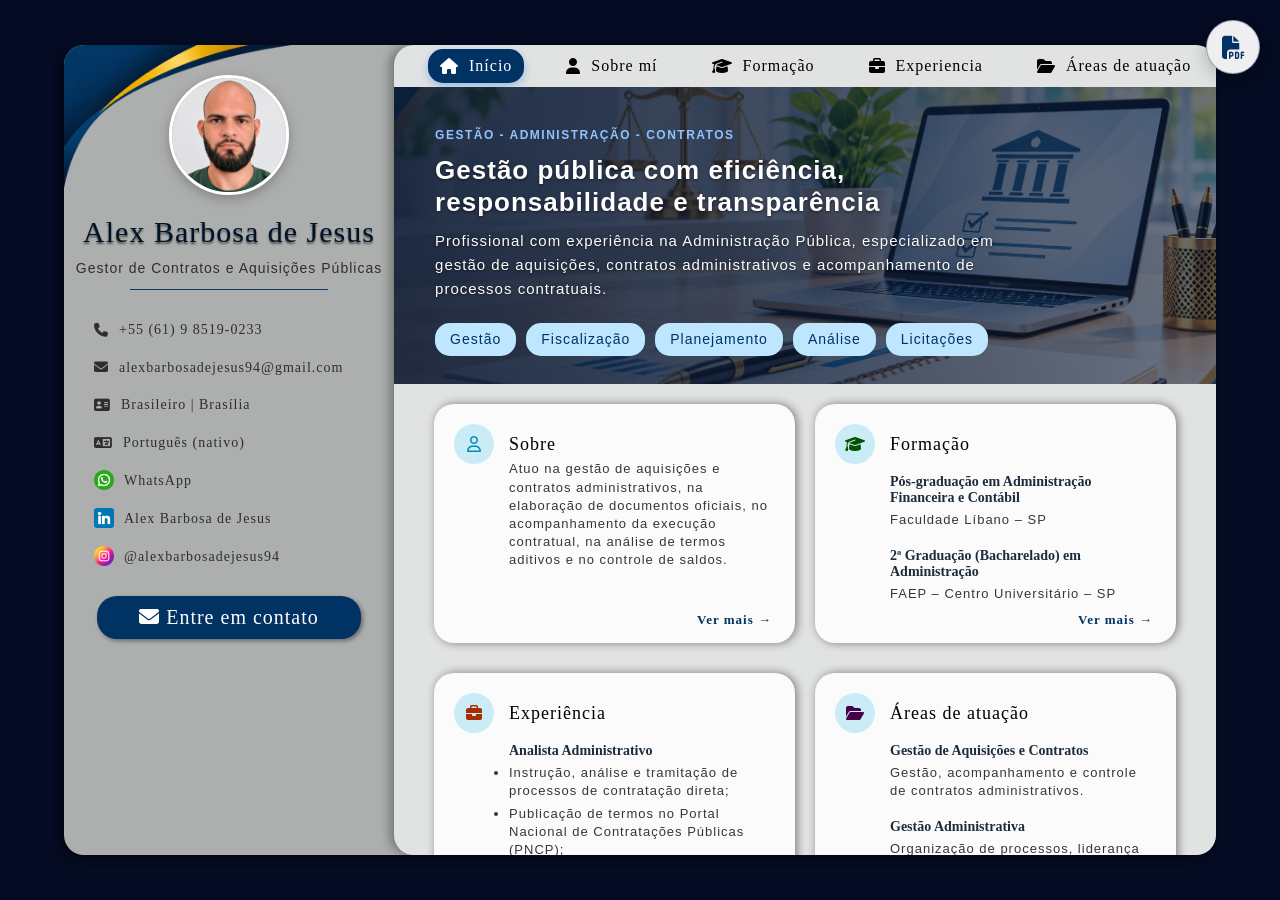
<file: index.html>
<!DOCTYPE html>
<html lang="es">

<head>

    <!-- ==================================================
         CONFIGURACIÓN BÁSICA
    ================================================== -->

    <meta charset="UTF-8">
    <meta
        name="viewport"
        content="width=device-width, initial-scale=1.0"
    >
    <meta
        name="description"
        content="Portfolio profesional Alex Barbosa, Profissional com experiência na Administração Pública, atuando na gestão de Aquisições e Contratos Administrativos, elaboração de documentos oficiais, acompanhamento da execução contratual, análise de termos aditivos e controle de saldos. Conhecimento das Leis nº 8.666/1993 e nº 14.133/2021. Perfil analítico, organizado, proativo e comprometido com a legalidade, eficiência e melhoria dos processos administrativos. ">
    <meta
        name="author"
        content="Alex Barbosa de Jesus">
    <meta
        name="robots"
        content="index, follow">

    <!-- ==================================================
         TÍTULO
    ================================================== -->
    <title>
        Alex Barbosa | Gestor de Contratos e Aquisições Públicas
    </title>
    <!-- ==================================================
         FAVICON
    ================================================== -->
    <link rel="icon" type="image/png" href="img/letra-s.png">

    <link
        rel="stylesheet"
        href="https://cdnjs.cloudflare.com/ajax/libs/font-awesome/6.7.2/css/all.min.css"
    >
    <!-- ==================================================
         OPEN GRAPH
         Para compartir la página en redes sociales
    ================================================== -->

    <meta
        property="og:type"
        content="website">
    <meta
        property="og:title"
        content="Alex Barbosa | Gestor de Contratos e Aquisições Públicas">
    <meta
        property="og:description"
        content="Portfolio profesional de Alex Barbosa | Gestor de Contratos e Aquisições Públicas.">
    <meta
        property="og:image"
        content="https://">
    <meta
        property="og:url"
        content="https://">
    <meta
        property="og:site_name"
        content="Alex Babosa">
    <meta
        property="og:locale"
        content="es_ES">

    <!-- ==================================================
         TWITTER / X
    ================================================== -->

    <meta
        name="twitter:card"
        content="summary_large_image">
    <meta
        name="twitter:title"
        content="Alex Barbosa | Gestor de Contratos e Aquisições Públicas">
    <meta
        name="twitter:description"
        content="Portfolio proficional de Alex Barbosa | Gestor de Contratos e Aquisições Públicas.">
    <meta
        name="twitter:image"
        content="https://www.samuelbarbosa.com/img/preview.png">


    <!-- ==================================================
         CSS
    ================================================== -->

    <link
        rel="stylesheet"
        href="style.css">
    <link
        rel="stylesheet"
        href="responsive.css">

</head>
<body>


    <!-- BOTÓN FLOTANTE PARA DESCARGAR CV -->
    <button
        id="btnDescargarCV"
        class="btn-cv-pdf"
        type="button"
        title="Descargar currículum en PDF"
        aria-label="Descargar currículum en PDF"
    >
        <i class="fa-solid fa-file-pdf"></i>
    </button>

    <!-- ==================================================
         CONTENEDOR PRINCIPAL
    ================================================== -->

    <div class="caja_principal">


        <!-- ==================================================
             PERFIL LATERAL
        ================================================== -->
        <!-- Botón para ocultar/mostrar el perfil -->
        <button 
            id="togglePerfil" 
            class="toggle_perfil"
            aria-label="Ocultar contacto"
            title="Ocultar contacto"
        >
            <i class="fa-solid fa-chevron-left"></i>
        </button>

        <aside class="perfil">
            <img src="img/portada-perfil.png" alt="faixa azul y amarilla" class="img-fluid portada-perfil">


            <!-- ---------- FOTO Y PRESENTACIÓN ---------- -->

            <div class="perfil_foto">

                <img
                    src="img/perfil.png"
                    alt="Foto de perfil de Alex Barbosa"
                >

                <h1>Alex Barbosa de Jesus</h1>

                <p>Gestor de Contratos e Aquisições Públicas</p>

                <div class="linea"></div>

                <div class="movil_acciones">
                    <button type="button" id="btnContactos" class="movil_btn"
                        aria-expanded="false" aria-controls="panelContactos">
                        <i class="fa-solid fa-address-book"></i> Contatos
                    </button>
                    <button type="button" id="btnMenu" class="movil_btn"
                        aria-expanded="false" aria-controls="menuLista">
                        <i class="fa-solid fa-bars"></i> Menu
                    </button>
                </div>

            </div>



            <!-- ---------- INFORMACIÓN DE CONTACTO ---------- -->

            <div class="perfil_iconos">

                <!-- Teléfono -->
                <a href="tel:+5561985190233">

                    <i class="fa-solid fa-phone"></i>

                    +55 (61) 9 8519-0233

                </a>


                <!-- Correo electrónico -->
                <a
                    href="mailto:alexbarbosadejesus94@gmail.com"
                    target="_blank"
                >

                    <i class="fa-solid fa-envelope"></i>

                    alexbarbosadejesus94@gmail.com

                </a>


                <!-- Ubicación -->
                <a href="#">

                    <i class="fa-solid fa-address-card"></i>

                    Brasileiro | Brasília

                </a>

                <!-- Idiomas -->
                <a href="#">

                    <i class="fa-solid fa-language"></i>

                    Português (nativo)

                </a>

                <!-- LinkedIn -->
                <a
                    href="https://wa.me/+5561985190233"
                    target="_blank"
                    rel="noopener noreferrer"
                >

                    <img
                        src="img/whatsapp.png"
                        alt="Icono de LinkedIn"
                    >

                    WhatsApp

                </a>


                <!-- LinkedIn -->
                <a
                    href="https://www.linkedin.com/in/alex-barbosa-de-jesus-9437a944b/"
                    target="_blank"
                    rel="noopener noreferrer"
                >

                    <img
                        src="img/linkedin2.png"
                        alt="Icono de LinkedIn"
                    >

                    Alex Barbosa de Jesus

                </a>


                <!-- Instagram -->
                <a
                    href="https://www.instagram.com/alexbarbosadejesus94/"
                    target="_blank"
                    rel="noopener noreferrer"
                >

                    <img
                        src="img/instagram.png"
                        alt="Icono de Instagram"
                    >

                    @alexbarbosadejesus94

                </a>

            </div>


            <!-- ---------- BOTÓN DE CONTACTO ---------- -->

            <div class="perfil_button">

                <a
                    href="mailto:alexbarbosadejesus94@gmail.com"
                    target="_blank"
                    rel="noopener noreferrer"
                >

                    <i class="fa-solid fa-envelope"></i>

                    Entre em contato

                </a>

            </div>

        </aside>



        <!-- ==================================================
             CONTENIDO PRINCIPAL
        ================================================== -->

        <main id="contenido" class="informacion">


            <!-- ==================================================
                 MENÚ DE NAVEGACIÓN
            ================================================== -->

            <nav class="info_header">

                <button type="button" id="btnMenuTablet" class="menu_tablet_btn"
                    aria-expanded="false" aria-controls="menuLista">
                    <i class="fa-solid fa-bars"></i> Menu
                </button>

                <ul id="menuLista">

                    <!-- Inicio -->
                    <li>

                        <a
                            href="#inicio"
                            class="active"
                            data-page="inicio"
                        >

                            <i class="fa-solid fa-house"></i>

                            Início

                        </a>

                    </li>


                    <!-- Sobre mí -->
                    <li>

                        <a
                            href="#sobre-mi"
                            data-page="sobre-mi"
                        >

                            <i class="fa-solid fa-user"></i>

                            Sobre mí

                        </a>

                    </li>


                    <!-- Estudios -->
                    <li>

                        <a
                            href="#estudio"
                            data-page="estudio"
                        >

                            <i class="fa-solid fa-graduation-cap"></i>

                            Formação

                        </a>

                    </li>


                    <!-- Experiencia -->
                    <li>

                        <a
                            href="#experiencia"
                            data-page="experiencia"
                        >

                            <i class="fa-solid fa-briefcase"></i>

                            Experiencia

                        </a>

                    </li>


                    <!-- Portafolio -->
                    <li>

                        <a
                            href="#portafolio"
                            data-page="portafolio"
                        >

                            <i class="fa-solid fa-folder-open"></i>

                            Áreas de atuação

                        </a>

                    </li>

                </ul>

            </nav>



            <!-- ==================================================
                 CONTENIDO CON SCROLL
            ================================================== -->

            <div class="contenido_scroll">



                <!-- ==================================================
                     PÁGINA: INICIO
                ================================================== -->

                <section
                    id="inicio"
                    class="pagina active"
                >


                    <!-- ---------- HERO ---------- -->

                    <div class="info_hero">

                        <div class="hero_fondo">

                            <picture class="hero_picture">

                                <source
                                    media="(max-width: 768px)"
                                    srcset="img/fundomovil.png"
                                >

                                <img
                                    src="img/hero.png"
                                    alt="Ordenador sobre una mesa"
                                >

                            </picture>

                            <div class="hero_overlay"></div>
                        </div>

                        <!-- Texto principal del Hero -->

                        <div class="info_hero-texto">

                            <p class="destaque_p">
                                GESTÃO - ADMINISTRAÇÃO - CONTRATOS
                            </p>

                            <h2>
                                Gestão pública com eficiência, responsabilidade e transparência
                            </h2>

                            <p class="texto">
                                Profissional com experiência na Administração Pública, especializado em gestão de aquisições, contratos administrativos e acompanhamento de processos contratuais.
                            </p>

                        </div>


                        <!-- Tecnologías principales -->

                        <div class="info_hero-bloques">

                            <p>Gestão</p>
                            <p>Fiscalização</p>
                            <p>Planejamento</p>
                            <p>Análise</p>
                            <p>Licitações</p>

                        </div>

                    </div>



                    <!-- ==================================================
                         BLOQUE: SOBRE MÍ + FORMACIÓN
                    ================================================== -->

                    <div class="info_cajas">


                        <!-- ---------- SOBRE MÍ ---------- -->

                        <div class="info_cajas-caja">

                            <div class="caja-icon">

                                <i class="fa-regular fa-user usuario_icon" ></i>

                            </div>


                            <div class="caja-texto">

                                <h3 class="link">
                                    Sobre
                                </h3>

                                <p>
                                    Atuo na gestão de aquisições e contratos administrativos, na elaboração de documentos oficiais, no acompanhamento da execução contratual, na análise de termos aditivos e no controle de saldos. 
                                </p>

                                <div class="button_ver">

                                    <a href="#sobre-mi">
                                        Ver mais →
                                    </a>

                                </div>

                            </div>

                        </div>


                        <!-- ---------- FORMACIÓN ---------- -->

                        <div class="info_cajas-caja">

                            <div class="caja-icon">

                                <i class="fa-solid fa-graduation-cap formacion_icon"></i>

                            </div>


                            <div class="caja-texto">

                                <h3 class="link">
                                    Formação
                                </h3>

                                <h4 class="titulo">
                                    Pós-graduação em Administração Financeira e Contábil
                                </h4>

                                <p>
                                    Faculdade Líbano – SP
                                </p>

                                <h4 class="titulo">
                                    2ª Graduação (Bacharelado) em Administração
                                </h4>

                                <p>
                                    FAEP – Centro Universitário – SP
                                </p>


                                <div class="button_ver">

                                    <a href="#estudio">
                                        Ver mais →
                                    </a>

                                </div>

                            </div>

                        </div>

                    </div>



                    <!-- ==================================================
                         BLOQUE: EXPERIENCIA + PORTAFOLIO
                    ================================================== -->

                    <div class="info_cajas">


                        <!-- ---------- EXPERIENCIA ---------- -->

                        <div class="info_cajas-caja">

                            <div class="caja-icon">

                                <i class="fa-solid fa-briefcase experiencia_icon"></i>

                            </div>


                            <div class="caja-texto">

                                <h3 class="link"> Experiência </h3>

                                <h4 class="titulo">
                                    Analista Administrativo
                                </h4>

                                <span>
                                    <ul>
                                        <li><p>
                                            Instrução, análise e tramitação de processos de contratação direta;
                                        </p></li>
                                        <li><p>
                                            Publicação de termos no Portal Nacional de Contratações Públicas (PNCP);
                                        </p></li>
                                        <li><p>
                                            Controle de prazos dos contratos administrativos;
                                        </p></li>
                                        <li><p>
                                            Gestão e organização de processos;
                                        </p></li>
                                        <li><p>
                                            Análise e realização de pesquisas de preços.
                                        </p></li>
                                    </ul>
                                </span>
                                
                                <div class="button_ver">

                                    <a href="#experiencia">
                                        Ver mais →
                                    </a>

                                </div>

                            </div>

                        </div>


                        <!-- ---------- PORTAFOLIO ---------- -->

                        <div class="info_cajas-caja">

                            <div class="caja-icon">
                                <i class="fa-solid fa-folder-open portafolio_icon"></i>
                            </div>
                        
                            <div class="caja-texto">
                            
                                <h3 class="link"> Áreas de atuação </h3>
                            
                                <h4 class="titulo">
                                    Gestão de Aquisições e Contratos
                                </h4>
                            
                                <p>
                                    Gestão, acompanhamento e controle de contratos administrativos.
                                </p>
                            
                                <h4 class="titulo">
                                    Gestão Administrativa
                                </h4>
                            
                                <p>
                                    Organização de processos, liderança de equipes e controle de atividades.
                                </p>
                            
                                <h4 class="titulo">
                                    Contratações Públicas
                                </h4>
                            
                                <p>
                                    Instrução processual, pesquisa de preços e aplicação da Lei nº 14.133/2021.
                                </p>
                            
                                <div class="button_ver">
                                    <a href="#portafolio">
                                        Ver mais →
                                    </a>
                                </div>
                            
                            </div>
                        
                        </div>

                    </div>

                </section>



                <!-- ==================================================
                     PÁGINA: SOBRE MÍ
                ================================================== -->

                <section
                    id="sobre-mi"
                    class="pagina"
                >

                    <div class="sobre_mi_contenido">


                        <!-- ---------- TÍTULO ---------- -->

                        <div class="sobre_mi_titulo">

                            <p class="destaque_p">
                                CONHEÇA MEU PERFIL
                            </p>

                            <h2>
                                Sobre
                            </h2>

                            <p>
                                Uma breve apresentação sobre minha trajetória, minha formação e meus objetivos profissionais.
                            </p>

                        </div>


                        <!-- ---------- PRESENTACIÓN ---------- -->

                        <article class="sobre_mi_presentacion">

                            <div class="sobre_mi_imagen">

                                <img
                                    src="img/perfil.png"
                                    alt="Samuel Barbosa, desarrollador web"
                                >

                            </div>


                            <div class="sobre_mi_texto">

                                <h3>
                                    Olá, sou Alex Barbosa
                                </h3>
                            
                                <p>
                                    Sou um profissional com experiência na Administração Pública, atuando na área de Aquisições e Contratos Administrativos, em atividades de gestão, acompanhamento e controle de processos administrativos.
                                </p>
                            
                                <p>
                                    Ao longo da minha trajetória profissional, desenvolvi habilidades na elaboração de documentos oficiais, fiscalização contratual,
                                    análise de processos, controle de prazos e aplicação da
                                    legislação administrativa.
                                </p>
                            
                                <p>
                                    Sou uma pessoa organizada, responsável e proativa, comprometida
                                    com a transparência, a eficiência dos serviços públicos e a
                                    melhoria contínua dos processos administrativos.
                                </p>
                            
                            </div>

                        </article>



                        <!-- ---------- INFORMACIÓN ---------- -->

                        <div class="sobre_mi_cajas">


                            <!-- Mi enfoque -->

                            <article class="sobre_mi_caja">

                                <div class="sobre_mi_caja_icono">

                                    <img
                                        src="img/cuenta.png"
                                        alt="Icono de perfil"
                                    >

                                </div>

                                <div class="sobre_mi_caja_texto">

                                    <h3>
                                        Meu foco profissional
                                    </h3>

                                    <p>
                                        Atuar com responsabilidade, eficiência e transparência
                                        na gestão de aquisições e contratos administrativos,
                                        buscando aprimorar processos, garantir a conformidade
                                        legal e contribuir para a qualidade dos serviços públicos.
                                    </p>

                                </div>

                            </article>


                            <!-- Mi objetivo -->

                            <article class="sobre_mi_caja">

                                <div class="sobre_mi_caja_icono">

                                    <img
                                        src="img/maletin.png"
                                        alt="Icono de objetivo profesional"
                                    >

                                </div>

                                <div class="sobre_mi_caja_texto">

                                    <h3>
                                        Meu objetivo
                                    </h3>

                                    <p>
                                        Continuar desenvolvendo minha trajetória na Administração
                                        Pública, ampliando minha experiência em aquisições,
                                        licitações e contratos administrativos, contribuindo
                                        para a eficiência da gestão, o aprimoramento dos processos
                                        e o alcance dos objetivos institucionais.
                                    </p>

                                </div>

                            </article>

                        </div>



                        <!-- ---------- HABILIDADES ---------- -->

                        <article class="sobre_mi_habilidades">

                            <div class="sobre_mi_habilidades_titulo">

                                <p class="destaque_p">
                                    COMPETÊNCIAS PROFISSIONAIS
                                </p>

                                <h3>
                                    Meus conhecimentos
                                </h3>

                            </div>


                            <div class="sobre_mi_tecnologias">

                                <span>Licitações e Contratos</span>
                                <span>Gestão Contratual</span>
                                <span>Administração Pública</span>
                                <span>Lei nº 14.133/2021</span>
                                <span>Processos SEI</span>
                                <span>Compras Públicas</span>
                                <span>Gestão de Equipes</span>
                                <span>Pesquisa de Preços</span>
                                <span>Fiscalização Contratual</span>
                                <span>Redação Oficial</span>
                                <span>Pacote Office</span>
                                <span>Gestão Administrativa</span>


                            </div>

                        </article>

                    </div>

                </section>



                <!-- ==================================================
                     PÁGINA: ESTUDIOS
                ================================================== -->

                <section
                    id="estudio"
                    class="pagina"
                >

                    <div class="formacion_contenido">


                        <!-- ---------- TÍTULO ---------- -->

                        <div class="formacion_titulo">

                            <p class="destaque_p">
                                FORMAÇÃO ACADÊMICA
                            </p>

                            <h2>
                                Minha formação
                            </h2>

                            <p>
                                Graduações, pós-graduações e cursos realizados ao longo da minha trajetória profissional.
                            </p>

                        </div>


                        <!-- ---------- LISTA DE FORMACIÓN ---------- -->


                        <div class="formacion_lista">
                        
                            <!--* Formação 1 *-->
                            <article class="formacion_item">
                            
                                <div class="formacion_icono">
                                    <img src="img/sombrero-de-graduacion.png" alt="Ícone de formação">
                                </div>
                            
                                <div class="formacion_info">
                                
                                    <div class="formacion_fecha">
                                        <span>2011</span>
                                    </div>
                                
                                    <h3>Rotinas Administrativas e Informática</h3>
                                
                                    <p class="formacion_centro">
                                        Microlins · Santo Antônio do Descoberto – GO
                                    </p>
                                
                                    <p>
                                        Curso voltado às atividades de escritório e à utilização de ferramentas computacionais.
                                    </p>
                                
                                    <div class="formacion_tecnologias">
                                        <span>Rotinas Administrativas</span>
                                        <span>Informática</span>
                                    </div>
                                
                                </div>
                            </article>
                        
                        
                            <!--* Formação 2 *-->
                            <article class="formacion_item">
                            
                                <div class="formacion_icono">
                                    <img src="img/sombrero-de-graduacion.png" alt="Ícone de formação">
                                </div>
                            
                                <div class="formacion_info">
                                
                                    <div class="formacion_fecha">
                                        <span>2014</span>
                                    </div>
                                
                                    <h3>Ensino Médio</h3>
                                
                                    <p class="formacion_centro">
                                        CAIC José Elias de Azevedo · Santo Antônio do Descoberto – GO
                                    </p>
                                
                                    <p>
                                        Conclusão da educação básica, desenvolvendo conhecimentos
                                        gerais e competências fundamentais para a formação acadêmica
                                        e profissional.
                                    </p>
                                
                                    <div class="formacion_tecnologias">
                                        
                                        <span>Educação Básica</span>
                                    </div>
                                
                                </div>
                            </article>
                        
                        
                            <!--* Formação 3 *-->
                            <article class="formacion_item">
                            
                                <div class="formacion_icono">
                                    <img src="img/sombrero-de-graduacion.png" alt="Ícone de formação">
                                </div>
                            
                                <div class="formacion_info">
                                
                                    <div class="formacion_fecha">
                                        <span>2021</span>
                                    </div>
                                
                                    <h3>Tecnologia em Gestão Pública</h3>
                                
                                    <p class="formacion_centro">
                                        Universidade Estácio de Sá · Brasília – DF
                                    </p>
                                
                                    <p>
                                        Formação superior voltada à administração pública,
                                        gestão de processos administrativos e organização
                                        dos serviços e recursos públicos.
                                    </p>
                                
                                    <div class="formacion_tecnologias">
                                        <span>Gestão Pública</span>
                                        <span>Administração</span>
                                        <span>Gestão Administrativa</span>
                                    </div>
                                
                                </div>
                            </article>
                        
                        
                            <!--* Formação 4 *-->
                            <article class="formacion_item">
                            
                                <div class="formacion_icono">
                                    <img src="img/sombrero-de-graduacion.png" alt="Ícone de formação">
                                </div>
                            
                                <div class="formacion_info">
                                
                                    <div class="formacion_fecha">
                                        <span>2025</span>
                                    </div>
                                
                                    <h3>Pós-graduação em Administração</h3>
                                
                                    <p class="formacion_centro">
                                        Faculdade Líbano · São Paulo – SP · EAD
                                    </p>
                                
                                    <p>
                                        Especialização na área de Administração,
                                        ampliando os conhecimentos em gestão e
                                        processos organizacionais.
                                    </p>
                                
                                    <div class="formacion_tecnologias">
                                        <span>Administração</span>
                                        <span>Gestão</span>
                                    </div>
                                
                                </div>
                            </article>
                        
                        
                            <!--* Formação 5 *-->
                            <article class="formacion_item">
                            
                                <div class="formacion_icono">
                                    <img src="img/sombrero-de-graduacion.png" alt="Ícone de formação">
                                </div>
                            
                                <div class="formacion_info">
                                
                                    <div class="formacion_fecha">
                                        <span>2026</span>
                                    </div>
                                
                                    <h3>Pós-graduação em Administração Financeira e Contábil</h3>
                                
                                    <p class="formacion_centro">
                                        Faculdade Líbano · São Paulo – SP
                                    </p>
                                
                                    <p>
                                        Especialização voltada à gestão financeira e ao controle contábil.
                                    </p>
                                
                                    <div class="formacion_tecnologias">
                                        <span>Administração Financeira</span>
                                        <span>Contabilidade</span>
                                    </div>
                                
                                </div>
                            </article>
                        
                        
                            <!--* Formação 6 *-->
                            <article class="formacion_item">
                            
                                <div class="formacion_icono">
                                    <img src="img/sombrero-de-graduacion.png" alt="Ícone de formação">
                                </div>
                            
                                <div class="formacion_info">
                                
                                    <div class="formacion_fecha">
                                        <span>Em andamento · 2026</span>
                                    </div>
                                
                                    <h3>Bacharelado em Administração</h3>
                                
                                    <p class="formacion_centro">
                                        FAEP · Centro Universitário · São Paulo – SP
                                    </p>
                                
                                    <p>
                                        Segunda graduação voltada à ampliação dos conhecimentos em administração, gestão organizacional e planejamento.
                                    </p>
                                
                                    <div class="formacion_tecnologias">
                                        <span>Administração</span>
                                        <span>Gestão Organizacional</span>
                                        <span>Planejamento</span>
                                    </div>
                                
                                </div>
                            </article>
                        
                        </div>
                        
                    </div>

                </section>



                <!-- ==================================================
                     PÁGINA: EXPERIENCIA
                ================================================== -->

                
                <section
                    id="experiencia"
                    class="pagina"
                >

                    <div class="experiencia_contenido">
                    
                        <!--* ---------- TÍTULO ---------- *-->
                    
                        <div class="experiencia_titulo">
                        
                            <p class="destaque_p">
                                MINHA TRAJETÓRIA PROFISSIONAL
                            </p>
                        
                            <h2>
                                Experiência
                            </h2>
                        
                            <p>
                                Atuação na Administração Pública em gestão administrativa, aquisições, contratações e contratos administrativos.
                            </p>
                        
                        </div>
                    
                    
                        <!--* ---------- LISTA DE EXPERIÊNCIA ---------- *-->
                    
                        <div class="experiencia_lista">
                        
                        
                            <!--* Experiência 1 *-->
                        
                            <article class="experiencia_item">
                            
                                <div class="experiencia_fecha">
                                
                                    <span>
                                        2019 – 2021
                                    </span>
                                
                                </div>
                            
                            
                                <div class="experiencia_info">
                                
                                    <h3>
                                        Agente de Pesquisa e Mapeamento
                                    </h3>
                                
                                    <p class="experiencia_empresa">
                                        Instituto Brasileiro de Geografia e Estatística (IBGE)
                                    </p>
                                
                                    <p>
                                        Atuação em pesquisas econômicas e levantamentos
                                        estatísticos e socioeconômicos, realizando coleta,
                                        validação e atualização de informações.
                                    </p>
                                
                                    <ul>
                                    
                                        <li>
                                            Coleta de dados estatísticos e socioeconômicos
                                            em campo, junto às contabilidades.
                                        </li>
                                    
                                        <li>
                                            Atualização cadastral em sistemas.
                                        </li>
                                    
                                        <li>
                                            Aplicação de questionários oficiais e validação
                                            de informações financeiras.
                                        </li>
                                    
                                        <li>
                                            Cumprimento de metas e prazos institucionais.
                                        </li>
                                    
                                        <li>
                                            Atendimento ao público e orientação sobre
                                            os levantamentos realizados.
                                        </li>
                                    
                                    </ul>
                                
                                
                                    <div class="experiencia_tecnologias">
                                    
                                        <span>Pesquisa de Dados</span>
                                        <span>Atendimento</span>
                                        <span>Sistemas</span>
                                        <span>Coleta Estatística</span>
                                    
                                    </div>
                                
                                </div>
                            
                            </article>
                        
                        
                        
                            <!--* Experiência 2 *-->
                        
                            <article class="experiencia_item">
                            
                                <div class="experiencia_fecha">
                                
                                    <span>
                                        08/2022 – 02/2026
                                    </span>
                                
                                </div>
                            
                            
                                <div class="experiencia_info">
                                
                                    <h3>
                                        Assistente Administrativo – Área de Aquisições e Contratos
                                    </h3>
                                
                                    <p class="experiencia_empresa">
                                        Conselho Regional de Engenharia e Agronomia de Goiás (CREA-GO) · Goiânia – GO
                                    </p>
                                
                                    <p>
                                        Atuação em gestão administrativa, aquisições e contratos, com responsabilidades de liderança, acompanhamento de processos e apoio às contratações administrativas.
                                    </p>
                                
                                    <ul>
                                    
                                        <li>
                                            Instrução e acompanhamento de processos
                                            de contratação e renovação contratual.
                                        </li>
                                    
                                        <li>
                                            Controle de saldos e prazos contratuais.
                                        </li>
                                    
                                        <li>
                                            Elaboração de ofícios e notificações às empresas contratadas.
                                        </li>
                                    
                                        <li>
                                            Apoio à análise de termos aditivos,
                                            reajustes e reequilíbrio econômico-financeiro.
                                        </li>
                                    
                                        <li>
                                            Interlocução com os setores jurídico,
                                            contábil e administrativo.
                                        </li>
                                    
                                        <li>
                                            Liderança de área, distribuição e
                                            gerenciamento de tarefas e processos.
                                        </li>
                                    
                                        <li>
                                            Substituição de lideranças, incluindo
                                            a gestão do Departamento Administrativo.
                                        </li>
                                    
                                        <li>
                                            Avaliação e cadastro de fornecedores.
                                        </li>
                                    
                                        <li>
                                            Organização e padronização de fluxos internos.
                                        </li>
                                    
                                    </ul>
                                
                                
                                    <div class="experiencia_tecnologias">
                                    
                                        <span>Gestão de Contratos</span>
                                        <span>Aquisições</span>
                                        <span>Liderança</span>
                                        <span>Gestão de Equipes</span>
                                        <span>Termos Aditivos</span>
                                        <span>Fornecedores</span>
                                    
                                    </div>
                                
                                </div>
                            
                            </article>
                        
                        
                        
                            <!--* Experiência 3 *-->
                        
                            <article class="experiencia_item">
                            
                                <div class="experiencia_fecha">
                                
                                    <span>
                                        03/2026 – 11/2026
                                    </span>
                                
                                </div>
                            
                            
                                <div class="experiencia_info">
                                
                                    <h3>
                                        Analista Administrativo – Setor de Contratações e Convênios
                                    </h3>
                                
                                    <p class="experiencia_empresa">
                                        Conselho Federal dos Técnicos Industriais (CFT)
                                    </p>
                                
                                    <p>
                                        Atuação em contratações e convênios, com foco na gestão de processos administrativos de contratação.
                                    </p>
                                
                                    <ul>
                                    
                                        <li>
                                            Instrução, análise e tramitação de processos
                                            de contratação direta.
                                        </li>
                                    
                                        <li>
                                            Publicação de termos no Portal Nacional
                                            de Contratações Públicas (PNCP).
                                        </li>
                                    
                                        <li>
                                            Controle de prazos dos contratos administrativos.
                                        </li>
                                    
                                        <li>
                                            Gestão e organização de processos.
                                        </li>
                                    
                                        <li>
                                            Análise e realização de pesquisas de preços.
                                        </li>
                                    
                                    </ul>
                                
                                
                                    <div class="experiencia_tecnologias">
                                    
                                        <span>Contratação Direta</span>
                                        <span>PNCP</span>
                                        <span>Pesquisa de Preços</span>
                                        <span>Gestão de Processos</span>
                                        <span>Contratos Administrativos</span>
                                    
                                    </div>
                                
                                </div>
                            
                            </article>
                        
                        
                        </div>
                    
                    </div>
                
                </section>




                <!-- ==================================================
                     PÁGINA: PORTAFOLIO
                ================================================== -->

                                
                <section
                    id="portafolio"
                    class="pagina"
                >
                            
                    <div class="portafolio_contenido">
                    
                        <!--* ---------- TÍTULO ---------- *-->
                    
                        <div class="portafolio_titulo">
                        
                            <p class="destaque_p">
                                COMPETÊNCIAS E ATUAÇÃO
                            </p>
                        
                            <h2>
                                Áreas de atuação
                            </h2>
                        
                            <p>
                                Principais competências desenvolvidas ao longo da minha trajetória na Administração Pública.
                            </p>
                        
                        </div>
                    
                    
                        <!--* ---------- GRID DE COMPETÊNCIAS ---------- *-->
                    
                        <div class="portafolio_grid">
                        
                        
                            <!--* ÁREA 1 — GESTÃO DE CONTRATOS *-->
                        
                            <article class="proyecto">
                            
                                <div class="proyecto_imagen">
                                
                                    <img
                                        src="img/proyectos/Area1.png"
                                        alt="Gestão de contratos administrativos"
                                    >
                                
                                </div>
                            
                                <div class="proyecto_info">
                                
                                    <h3>
                                        Gestão de Aquisições e Contratos
                                    </h3>
                                
                                    <p>
                                        Experiência na instrução, formalização,
                                        acompanhamento e renovação de contratos
                                        administrativos, incluindo controle de
                                        saldos, prazos, termos aditivos, reajustes
                                        e reequilíbrio econômico-financeiro.
                                    </p>
                                
                                    <div class="proyecto_tecnologias">
                                    
                                        <span>Gestão Contratual</span>
                                        <span>Termos Aditivos</span>
                                        <span>Fiscalização</span>
                                    
                                    </div>
                                
                                </div>
                            
                            </article>
                        
                        
                        
                            <!--* ÁREA 2 — LIDERANÇA *-->
                        
                            <article class="proyecto">
                            
                                <div class="proyecto_imagen">
                                
                                    <img
                                        src="img/proyectos/Area2.png"
                                        alt="Liderança e gestão administrativa"
                                    >
                                
                                </div>
                            
                                <div class="proyecto_info">
                                
                                    <h3>
                                        Liderança e Gestão Administrativa
                                    </h3>
                                
                                    <p>
                                        Atuação na liderança de áreas administrativas,
                                        distribuição e gerenciamento de tarefas,
                                        organização de equipes e substituição de
                                        gestores, contribuindo para a eficiência
                                        dos processos internos.
                                    </p>
                                
                                    <div class="proyecto_tecnologias">
                                    
                                        <span>Liderança</span>
                                        <span>Gestão de Equipes</span>
                                        <span>Organização</span>
                                    
                                    </div>
                                
                                </div>
                            
                            </article>
                        
                        
                        
                            <!--* ÁREA 3 — CONTRATAÇÕES PÚBLICAS *-->
                        
                            <article class="proyecto">
                            
                                <div class="proyecto_imagen">
                                
                                    <img
                                        src="img/proyectos/Area3.png"
                                        alt="Contratações públicas e processos administrativos"
                                    >
                                
                                </div>
                            
                                <div class="proyecto_info">
                                
                                    <h3> Contratações Públicas e Processos Administrativos </h3>
                                
                                    <p>
                                        Experiência na análise e tramitação de
                                        processos de contratação direta, pesquisas
                                        de preços, publicação de termos no PNCP,
                                        organização documental e acompanhamento
                                        de procedimentos administrativos.
                                    </p>
                                
                                    <div class="proyecto_tecnologias">
                                    
                                        <span>Lei nº 14.133/2021</span>
                                        <span>PNCP</span>
                                        <span>Pesquisa de Preços</span>
                                        <span>Processos SEI</span>
                                    
                                    </div>
                                
                                </div>
                            
                            </article>
                        
                        
                        </div>
                    
                    </div>
                
                </section>



            </div>
            <!-- Fin de contenido_scroll -->

        </main>
        <!-- Fin de contenido principal -->

    </div>
    <!-- Fin de caja_principal -->


    <!-- ==================================================
         JAVASCRIPT
    ================================================== -->

<script src="script.js"></script>
<script src="generar-pdf.js?v=3"></script>
</body>

</html>
</file>
<file: style.css>
/* =========================================================
    VARIABLES DE COLOR
========================================================= */

:root {
    --fondo: rgb(173, 175, 175);
    --azul-principal: rgb(3, 50, 100);
    --azul-cajatexto: rgb(190, 230, 254);
    --azul-boton: rgb(3, 50, 100);

    --textogris: rgb(46, 46, 46);
    --textonegro: black;
    --blanco: white;

    --linea: rgb(11, 55, 109);

    --sombra-principal: rgba(0, 0, 0, 0.4);
    --sombra-secundaria: rgba(0, 0, 0, 0.1);
    --sombra-cajas: rgba(0, 0, 0, 0.107);
    --sombra-boton: rgba(0, 0, 0, 0.3);
}


/* =========================================================
    RESET / BASE
========================================================= */

* {
    box-sizing: border-box;
}

body {
    margin: 0;
    padding: 0;
    min-height: 100vh;
    display: flex;
    justify-content: center;
    align-items: center;
    background-color: rgb(4, 11, 34);
}

h1,
h2,
h3,
p,
ul,
li,
a,
img {
    margin: 0;
    padding: 0;
    font: inherit;
    letter-spacing: 1px;
}

p {
    line-height: 1.4;
    font-family: sans-serif, serif, Georgia, 'Times New Roman', Times, serif;
}

a {
    color: inherit;
    text-decoration: none;
}


/* =========================================================
   ESTRUCTURA PRINCIPAL
========================================================= */

.caja_principal {
    width: 90%;
    height: 90vh;

    display: flex;

    background-color: var(--fondo);
    border-radius: 20px;
    box-shadow: -4px 4px 10px rgba(0, 0, 0, 0.4);

    overflow: hidden;
}


/* =========================================================
    PERFIL - PANEL IZQUIERDO
========================================================= */

.perfil {
    width: 330px;
    flex-shrink: 0;
    position: relative;
}

.portada-perfil {
    position: absolute;
    width: 350px;
    z-index: 1;
    top: 0px;
    left: 0;
}

/* ---------- Foto / nombre ---------- */

.perfil_foto {
    display: flex;
    flex-direction: column;
    align-items: center;
    justify-content: center;

    gap: 10px;
    padding-top: 30px;
}

.perfil_foto img {
    width: 120px;
    height: 120px;
    border-radius: 50%;
}

.perfil_foto h1 {
    font-size: 30px;
    margin-top: 10px;
    color: #011327;
    text-shadow: 0px 2px 2px rgba(0, 0, 0, 0.575);
}

.perfil_foto p {
    font-size: 14px;
    color: var(--textogris);
    text-align: center;
    margin: 0;
    padding: 0;
}


/* ---------- Línea ---------- */

.linea {
    width: 60%;
    height: 1.5px;

    background-color: var(--linea);
    border-radius: 15px;
}


/* ---------- Información / redes ---------- */

.perfil_iconos {
    display: flex;
    flex-direction: column;

    gap: 13px;
    margin: 30px;
}

.perfil_iconos a {
    display: flex;
    align-items: center;

    gap: 00px;

    color: var(--textogris);
    font-size: 14px;
    font-weight: 100;
}


/* ---------- Botón Telegram ---------- */

.perfil_button {
    width: 80%;

    display: flex;
    justify-content: center;
    align-items: center;

    margin:0 auto;
    padding: 10px;
    font-size: 20px;

    background-color: rgb(1, 50, 100);
    color: white;

    border-radius: 20px;
    box-shadow: 2px 2px 4px rgba(0, 0, 0, 0.4);
}


/* =========================================================
    PANEL DE INFORMACIÓN - DERECHA
========================================================= */

.informacion {
    flex: 1;
    min-width: 0;
    height: 100%;

    display: flex;
    flex-direction: column;

    border-radius: 20px;
    box-shadow: -5px 0 10px rgba(0, 0, 0, 0.3);
    background-color: rgb(225, 226, 226);
}


/* =========================================================
    HEADER / NAVEGACIÓN
========================================================= */

.info_header {
    width: 100%;
    flex-shrink: 0;
}

.info_header ul {
    display: flex;
    align-items: center;

    gap: 30px;
    padding-left: 30px;
    margin: 4px;

    list-style: none;
}

.info_header a {
    display: flex;
    align-items: center;

    gap: 10px;
    padding: 8px 12px;

    border-radius: 15px;
}


/* ---------- Link activo ---------- */

.info_header a.active {
    padding: 6px 12px;
    margin-top: 5px;

    background-color: rgb(41, 100, 1);
    color: white;

    border-radius: 15px;
}


/* =========================================================
    CONTENIDO CON SCROLL
========================================================= */

.contenido_scroll {
    flex: 1;
    min-height: 0;

    overflow-y: auto;
}


/* ---------- Páginas ---------- */

.pagina {
    display: none;
}

.pagina.active {
    display: block;
}


/* =========================================================
    HERO
========================================================= */

.info_hero {
    width: 100%;
    height: 250px;

    position: relative;
    overflow: hidden;
    margin-top: 10px;
}

.info_hero img {
    width: 100%;
    height: 100%;

    display: block;
    object-fit: cover;
}


/* ---------- Texto del hero ---------- */


.info_hero-texto {
    width: 320px;

    position: absolute;
    top: 40%;
    left: 5%;

    display: flex;
    flex-direction: column;

    gap: 10px;

    transform: translateY(-50%);
}

.info_hero-texto h2 {
    font-size: 22px;
    font-weight: bold;
    color: #fffefe;
    font-family: sans-serif,Arial, Helvetica, sans-serif;
}

.info_hero-texto .texto {
    color: rgb(252, 252, 252);
}

.destaque_p {
    font-size: 12px;
    letter-spacing: 1.5px;
    color: rgb(26, 101, 250);
}

.info_hero {
    position: relative;
    width: 100%;
    min-height: 550px;
    overflow: hidden;
}


.info_hero {
    position: relative;
    width: 100%;
    min-height: 550px;
    overflow: hidden;
}

/* IMAGEN DE FONDO */
.hero_fondo {
    position: absolute;
    inset: 0;
    z-index: 0;
}

.hero_fondo picture {
    display: block;
    width: 100%;
    height: 100%;
}

.hero_fondo img {
    display: block;
    width: 100%;
    height: 100%;
    object-fit: cover;
}

/* DEGRADADO SOLO SOBRE LA IMAGEN */
.hero_overlay {
    position: absolute;
    inset: 0;
    background: linear-gradient(
        to left,
        rgba(10, 25, 50, 0.10) 0%,
        rgba(10, 25, 50, 0.40) 50%,
        rgba(10, 25, 50, 0.85) 100%
    );
    pointer-events: none;
}

/* CONTENIDO POR ENCIMA, SIN OSCURECER */
.info_hero-contenido {
    position: relative;
    z-index: 2;
}
/* ---------- Bloques del hero ---------- */

.info_hero-bloques {
    position: absolute;
    bottom: 5px;
    left: 60px;

    display: flex;
    gap: 15px;
}

.info_hero-bloques p {
    padding: 7px 15px;

    background-color: rgb(190, 230, 254);
    color: rgb(1, 50, 100);

    border-radius: 15px;
    font-size: 14px;
}


/* =========================================================
    CAJAS DE INFORMACIÓN
========================================================= */

.info_cajas {
    display: flex;
    align-items: stretch;
    padding: 10px 30px 0 ;
}

.info_cajas-caja {
    flex: 1;
    min-height: 0;

    display: flex;
    align-items: flex-start;

    padding: 20px;
    margin: 10px;

    border-radius: 20px;
    box-shadow: 2px 0 10px rgba(0, 0, 0, 0.453);

    position: relative;
    background-color: #fcfbfb;
}




/* ---------- Icono ---------- */

.caja-icon {
    width: 40px;
    height: 40px;
    flex-shrink: 0;

    display: flex;
    justify-content: center;

    background-color: rgba(179, 231, 247, 0.687);
    border-radius: 50%;
}

.caja-icon i{
    display: flex;
    align-items: center;
    justify-content: center;
}


/* ---------- Texto ---------- */

.caja-texto {
    flex: 1;
    min-width: 0;

    display: flex;
    flex-direction: column;

    padding-left: 15px;
    padding-bottom: 20px;
}

.caja-texto a {
    font-size: 18px;
    font-weight: bold;
}

.caja-texto .titulo {
    font-size: 14px;
    font-weight: bold;
}

.caja-texto p,
.caja-texto ul {
    color: rgb(55, 55, 55);
    font-size: 13px;
    margin-top: 5px;
}

.caja-texto h4 {
    font-size: 16px;
    margin-bottom: 0;
    color: #1c2c3c;
}

.caja-texto h3 {
    font-size: 18px;
    margin-top: 10px;
}


/* ---------- Botón "Ver" ---------- */

.button_ver {
    position: absolute;
    bottom: 15px;
    right: 15px;
}

.button_ver a {
    color: var(--azul-principal);
    font-size: 13px;
    font-weight: bold;

    padding: 5px 8px;
    border-radius: 8px;

    transition: background-color 0.3s ease,
                transform 0.3s ease;
}

.button_ver a:hover {
    background-color: var(--azul-boton);
    color: var(--blanco);
    transform: translateX(3px);
}


/* =========================================================
    seccriones
========================================================= */



/* =========================================================
    sobre mi
========================================================= */


.sobre_mi_contenido {
    padding: 30px;
}


/* =========================
   TÍTULO
========================= */

.sobre_mi_titulo {
    margin-bottom: 30px;
}

.sobre_mi_titulo h2 {
    margin: 5px 0 8px;

    font-size: 28px;
    font-weight: 700;
}

.sobre_mi_titulo > p:last-child {
    color: var(--textogris);
    font-size: 14px;
}


/* =========================
   PRESENTACIÓN
========================= */

.sobre_mi_presentacion {
    display: flex;
    align-items: center;
    gap: 25px;

    padding: 25px;

    background-color: var(--blanco);
    border-radius: 20px;

    box-shadow: 2px 2px 10px var(--sombra-cajas);
}


/* =========================
   FOTO
========================= */

.sobre_mi_imagen {
    width: 120px;
    height: 120px;

    flex-shrink: 0;

    overflow: hidden;

    border-radius: 50%;
}

.sobre_mi_imagen img {
    width: 100%;
    height: 100%;

    display: block;

    object-fit: cover;
}


/* =========================
   TEXTO
========================= */

.sobre_mi_texto {
    display: flex;
    flex-direction: column;
    gap: 10px;
}

.sobre_mi_texto h3 {
    font-size: 22px;
    font-weight: 600;
}

.sobre_mi_texto p {
    color: var(--textogris);

    font-size: 13px;
    line-height: 1.6;
}


/* =========================
   CAJAS
========================= */

.sobre_mi_cajas {
    display: grid;
    grid-template-columns: repeat(2, 1fr);

    gap: 20px;

    margin-top: 20px;
}

.sobre_mi_caja {
    display: flex;
    align-items: flex-start;

    gap: 15px;

    padding: 20px;

    background-color: var(--blanco);
    border-radius: 20px;

    box-shadow: 2px 2px 10px var(--sombra-cajas);

    transition:
        transform 0.3s ease,
        box-shadow 0.3s ease;
}

.sobre_mi_caja:hover {
    transform: translateY(-3px);

    box-shadow: 3px 5px 15px var(--sombra-secundaria);
}


/* =========================
   ICONOS
========================= */

.sobre_mi_caja_icono {
    width: 45px;
    height: 45px;

    flex-shrink: 0;

    display: flex;
    justify-content: center;
    align-items: center;

    background-color: var(--azul-cajatexto);

    border-radius: 12px;
}

.sobre_mi_caja_icono img {
    width: 27px;
    height: 27px;
}


/* =========================
   TEXTO DE LAS CAJAS
========================= */

.sobre_mi_caja_texto {
    display: flex;
    flex-direction: column;
    gap: 7px;
}

.sobre_mi_caja_texto h3 {
    font-size: 17px;
    font-weight: 600;
}

.sobre_mi_caja_texto p {
    color: var(--textogris);

    font-size: 13px;
    line-height: 1.5;
}


/* =========================
   HABILIDADES
========================= */

.sobre_mi_habilidades {
    margin-top: 20px;

    padding: 25px;

    background-color: var(--blanco);
    border-radius: 20px;

    box-shadow: 2px 2px 10px var(--sombra-cajas);
}

.sobre_mi_habilidades_titulo {
    margin-bottom: 15px;
}

.sobre_mi_habilidades_titulo h3 {
    margin-top: 5px;

    font-size: 19px;
    font-weight: 600;
}


/* =========================
   TECNOLOGÍAS
========================= */

.sobre_mi_tecnologias {
    display: flex;
    flex-wrap: wrap;

    gap: 8px;
}

.sobre_mi_tecnologias span {
    padding: 7px 12px;

    background-color: var(--azul-cajatexto);
    color: rgb(4, 60, 125);

    border-radius: 10px;

    font-size: 12px;
    font-weight: 500;
} 

/* =========================================================
    estudios
========================================================= */

.formacion_contenido {
    padding: 30px;
}


/* =========================
   TÍTULO
========================= */

.formacion_titulo {
    margin-bottom: 30px;
}

.formacion_titulo h2 {
    margin: 5px 0 8px;

    font-size: 28px;
    font-weight: 700;
}

.formacion_titulo > p:last-child {
    color: var(--textogris);
    font-size: 14px;
}


/* =========================
   LISTA
========================= */

.formacion_lista {
    display: flex;
    flex-direction: column;
    gap: 20px;
}


/* =========================
   TARJETA
========================= */

.formacion_item {
    display: grid;
    grid-template-columns: 55px 1fr;
    gap: 20px;

    padding: 25px;

    background-color: var(--blanco);
    border-radius: 20px;

    box-shadow: 2px 2px 10px var(--sombra-cajas);

    transition:
        transform 0.3s ease,
        box-shadow 0.3s ease;
}

.formacion_item:hover {
    transform: translateY(-3px);

    box-shadow: 3px 5px 15px var(--sombra-secundaria);
}


/* =========================
   ICONO
========================= */

.formacion_icono {
    width: 45px;
    height: 45px;

    display: flex;
    justify-content: center;
    align-items: center;

    background-color: var(--azul-cajatexto);

    border-radius: 12px;
}

.formacion_icono img {
    width: 28px;
    height: 28px;
}


/* =========================
   INFORMACIÓN
========================= */

.formacion_info {
    display: flex;
    flex-direction: column;
    gap: 8px;
}

.formacion_info h3 {
    font-size: 19px;
    font-weight: 600;
}


/* =========================
   FECHA
========================= */

.formacion_fecha {
    display: flex;
}

.formacion_fecha span {
    padding: 5px 10px;

    background-color: var(--azul-cajatexto);
    color: var(--azul-boton);

    border-radius: 10px;

    font-size: 11px;
    font-weight: 600;
}


/* =========================
   CENTRO
========================= */

.formacion_centro {
    color: var(--azul-principal);

    font-size: 13px;
    font-weight: 500;
}


/* =========================
   DESCRIPCIÓN
========================= */

.formacion_info > p:not(.formacion_centro) {
    color: var(--textogris);

    font-size: 13px;
    line-height: 1.5;
}


/* =========================
   TECNOLOGÍAS
========================= */

.formacion_tecnologias {
    display: flex;
    flex-wrap: wrap;

    gap: 7px;

    margin-top: 5px;
}

.formacion_tecnologias span {
    padding: 5px 10px;

    background-color: var(--azul-cajatexto);
    color: var(--azul-boton);

    border-radius: 10px;

    font-size: 11px;
    font-weight: 500;
}



/* =========================================================
    experiencia
========================================================= */


.experiencia_contenido {
    padding: 30px;
}

.experiencia_titulo {
    margin-bottom: 30px;
}

.experiencia_titulo h2 {
    margin: 5px 0 8px;
    font-size: 28px;
    font-weight: 700;
}

.experiencia_titulo > p:last-child {
    color: var(--textogris);
    font-size: 14px;
}


/* =========================
   LISTA DE EXPERIENCIA
========================= */

.experiencia_lista {
    display: flex;
    flex-direction: column;
    gap: 20px;
}


/* =========================
   TARJETA
========================= */

.experiencia_item {
    display: grid;
    grid-template-columns: 80px 1fr;
    gap: 20px;

    padding: 25px;

    background-color: var(--blanco);
    border-radius: 20px;

    box-shadow: 2px 2px 10px var(--sombra-cajas);

    transition:
        transform 0.3s ease,
        box-shadow 0.3s ease;
}

.experiencia_item:hover {
    transform: translateY(-3px);
    box-shadow: 3px 5px 15px var(--sombra-secundaria);
}


/* =========================
   AÑO
========================= */

.experiencia_fecha {
    display: flex;
    justify-content: center;
    align-items: flex-start;
}

.experiencia_fecha span {
    padding: 8px 12px;

    background-color: var(--azul-cajatexto);
    color: var(--azul-boton);

    border-radius: 12px;

    font-size: 13px;
    font-weight: 600;
}


/* =========================
   INFORMACIÓN
========================= */

.experiencia_info {
    display: flex;
    flex-direction: column;
    gap: 8px;
}

.experiencia_info h3 {
    font-size: 19px;
    font-weight: 600;
}

.experiencia_empresa {
    color: var(--azul-principal);
    font-size: 13px;
    font-weight: 500;
}

.experiencia_info > p:not(.experiencia_empresa) {
    color: var(--textogris);
    font-size: 13px;
    line-height: 1.5;
}


/* =========================
   FUNCIONES
========================= */

.experiencia_info ul {
    margin: 5px 0 5px 18px;
    padding: 0;
}

.experiencia_info li {
    margin-bottom: 5px;

    color: var(--textogris);
    font-size: 13px;
    line-height: 1.4;
}


/* =========================
   TECNOLOGÍAS
========================= */

.experiencia_tecnologias {
    display: flex;
    flex-wrap: wrap;
    gap: 7px;
    margin-top: 5px;
}

.experiencia_tecnologias span {
    padding: 5px 10px;

    background-color: var(--azul-cajatexto);
    color: var(--azul-boton);

    border-radius: 10px;

    font-size: 11px;
    font-weight: 500;
}


/* =========================================================
    Portafolio
========================================================= */


.portafolio_contenido {
    padding: 30px;
}


/* =========================
   TÍTULO
========================= */

.portafolio_titulo {
    margin-bottom: 30px;
}

.portafolio_titulo h2 {
    margin: 5px 0 8px;
    font-size: 28px;
    font-weight: 700;
}

.portafolio_titulo > p:last-child {
    color: var(--textogris);
    font-size: 14px;
}


/* =========================
   GRID DE PROYECTOS
========================= */

.portafolio_grid {
    display: grid;
    grid-template-columns: repeat(2, 1fr);
    gap: 20px;
}


/* =========================
   TARJETA DEL PROYECTO
========================= */

.proyecto {
    overflow: hidden;

    background-color: var(--blanco);
    border-radius: 20px;

    box-shadow: 2px 2px 10px var(--sombra-cajas);

    transition:
        transform 0.3s ease,
        box-shadow 0.3s ease;
}

.proyecto:hover {
    transform: translateY(-5px);

    box-shadow: 3px 5px 15px var(--sombra-secundaria);
}


/* =========================
   IMAGEN
========================= */

.proyecto_imagen {
    width: 100%;
    height: 170px;
    overflow: hidden;
}

.proyecto_imagen img {
    width: 100%;
    height: 100%;

    display: block;

    object-fit: cover;

    transition: transform 0.4s ease;
}

.proyecto:hover .proyecto_imagen img {
    transform: scale(1.05);
}


/* =========================
   INFORMACIÓN
========================= */

.proyecto_info {
    padding: 20px;
}

.proyecto_info h3 {
    margin-bottom: 8px;

    font-size: 19px;
    font-weight: 600;
}

.proyecto_info p {
    margin-bottom: 15px;

    color: var(--textogris);

    font-size: 13px;
    line-height: 1.5;
}


/* =========================
   TECNOLOGÍAS
========================= */

.proyecto_tecnologias {
    display: flex;
    flex-wrap: wrap;

    gap: 7px;
}

.proyecto_tecnologias span {
    padding: 5px 10px;

    background-color: var(--azul-cajatexto);
    color: var(--azul-boton);

    border-radius: 10px;

    font-size: 11px;
    font-weight: 500;
}


/* =========================================================
    ICONOS
========================================================= */

.perfil_iconos img,
.perfil_button img,
.info_header img {
    width: 20px;
    height: 20px;
}


.usuario_icon {
    color: rgb(4, 140, 185);
}
.formacion_icon {
    color: rgb(1, 83, 1);
}
.experiencia_icon {
    color: rgb(167, 46, 2);
}
.portafolio_icon {
    color: rgb(72, 1, 72);
}

/* =========================================================
    ANIMACIONES
========================================================= */

.perfil_button,
.info_header a,
.perfil_iconos a {
    transition: transform 0.3s ease;
}

.perfil_button:hover,
.info_header a:hover,
.perfil_iconos a:hover {
    transform: scale(1.05);
}

.info_cajas-caja {
    transition: transform 0.3s ease;
}

.info_cajas-caja:hover {
    transform: translateY( -4px);
}




/* ==========================================
   BOTÓN FLOTANTE - DESCARGAR CV
========================================== */

.btn-cv-pdf {
    position: fixed;
    top: 20px;
    right: 20px;
    z-index: 9999;

    width: 54px;
    height: 54px;
    border-radius: 50%;
    border: 0.5px solid rgba(1, 50, 100, 0.408);

    display: flex;
    align-items: center;
    justify-content: center;

    background: #efefef;
    color: var(--azul-principal);
    font-size: 23px;

    cursor: pointer;
    box-shadow: 0 5px 18px rgba(0,0,0,.22);

    transition: transform .3s ease,
                background .3s ease;
}

.btn-cv-pdf:hover {
    background: #356a9b;
    transform: translateY(-3px) scale(1.05);
}

.btn-cv-pdf:focus-visible {
    outline: 3px solid #60a5fa;
    outline-offset: 3px;
}

@media (max-width: 768px) {
    .btn-cv-pdf {
        top: 12px;
        right: 12px;
        width: 45px;
        height: 45px;
        font-size: 20px;
    }
}
/* ===== MODAL INFORMATIVO ===== */

.modal-overlay {
    position: fixed;
    inset: 0;
    z-index: 9999;

    display: flex;
    align-items: center;
    justify-content: center;

    padding: 20px;

    background: rgba(0, 0, 0, 0.65);
    backdrop-filter: blur(6px);

    opacity: 0;
    visibility: hidden;

    transition: .3s ease;
}

.modal-overlay.activo {
    opacity: 1;
    visibility: visible;
}

.modal-container {
    position: relative;

    width: 100%;
    max-width: 480px;

    padding: 35px;

    background: #ffffff;
    border-radius: 18px;

    box-shadow: 0 20px 60px rgba(0, 0, 0, .2);

    transform: translateY(20px);
    transition: .3s ease;
}

.modal-overlay.activo .modal-container {
    transform: translateY(0);
}

/* Cerrar */

.modal-cerrar {
    position: absolute;
    top: 15px;
    right: 18px;

    width: 35px;
    height: 35px;

    border: none;
    border-radius: 50%;

    background: #f1f1f1;
    color: #555;

    font-size: 25px;
    cursor: pointer;

    transition: .2s;
}

.modal-cerrar:hover {
    background: #e2e2e2;
}

/* Icono */

.modal-icono {
    width: 55px;
    height: 55px;

    display: flex;
    align-items: center;
    justify-content: center;

    margin-bottom: 20px;

    background: #edf3f8;
    color: #536b80;

    border-radius: 14px;

    font-size: 25px;
}

/* Contenido */

.modal-etiqueta {
    font-size: 11px;
    font-weight: 700;
    letter-spacing: 1.5px;
    color: #718096;
}

.modal-contenido h2 {
    margin: 10px 0 15px;

    font-size: 25px;
    color: #252525;
}

.modal-descripcion {
    font-size: 14px;
    line-height: 1.7;
    color: #666;
}

/* Avisos */

.modal-aviso {
    display: flex;
    align-items: flex-start;
    gap: 15px;

    margin-top: 20px;
    padding: 16px;

    background: #f7f8fa;
    border-radius: 12px;
}

.modal-aviso > i {
    margin-top: 3px;
    color: #647b90;
    font-size: 19px;
}

.modal-aviso h3 {
    margin-bottom: 6px;

    font-size: 14px;
    color: #333;
}

.modal-aviso p {
    font-size: 12px;
    line-height: 1.6;
    color: #777;
}

.modal-final {
    margin-top: 22px;

    font-size: 12px;
    text-align: center;
    color: #888;
}

/* Botón */

.modal-botones {
    display: flex;
    gap: 12px;
    margin-top: 22px;
}

.modal-boton {
    flex: 1;
    display: flex;
    align-items: center;
    justify-content: center;
    gap: 8px;
    font-family: sans-serif Arial, Helvetica, sans-serif;

    padding: 13px 10px;

    border: none;
    border-radius: 9px;

    background: #333;
    color: #fff;

    font-size: 13px;
    font-weight: 600;
    text-decoration: none;

    cursor: pointer;
    transition: .2s;
}

.modal-boton:hover {
    background: #555;
}

.modal-boton-interes {
    background: #25D366;
    color: #fff;
}

.modal-boton-interes:hover {
    background: #1da851;
}

@media (max-width: 380px) {
    .modal-botones {
        flex-direction: column;
    }
}

/* Móvil */

@media (max-width: 480px) {

    .modal-container {
        padding: 27px 22px;
    }

    .modal-contenido h2 {
        font-size: 21px;
    }

}

/* =================================
   MODAL PORTFOLIO - LIGHTBOX
================================= */

.portfolio-modal {
    position: fixed;
    inset: 0;
    z-index: 10000;

    display: flex;
    align-items: center;
    justify-content: center;

    padding: 50px 70px;

    background: rgba(5, 12, 28, 0.94);
    backdrop-filter: blur(8px);

    opacity: 0;
    visibility: hidden;

    transition: .3s ease;
}

.portfolio-modal.activo {
    opacity: 1;
    visibility: visible;
}

/* Imagen */

.portfolio-modal-contenido {
    width: 100%;
    height: 100%;

    display: flex;
    align-items: center;
    justify-content: center;
}

.portfolio-modal-contenido img {
    max-width: 100%;
    max-height: 100%;

    object-fit: contain;

    border-radius: 12px;

    box-shadow: 0 15px 50px rgba(0, 0, 0, .4);

    transform: scale(.94);
    transition: .3s ease;
}

.portfolio-modal.activo .portfolio-modal-contenido img {
    transform: scale(1);
}

/* Botón cerrar */

.portfolio-modal-cerrar {
    position: absolute;
    top: 20px;
    right: 30px;

    width: 45px;
    height: 45px;

    border: none;
    border-radius: 50%;

    background: #ffffff;
    color: #17243c;

    font-size: 30px;
    cursor: pointer;

    transition: .2s;
}

.portfolio-modal-cerrar:hover {
    background: #bde6ff;
    transform: rotate(90deg);
}

/* Flechas */

.portfolio-modal-flecha {
    position: absolute;
    top: 50%;

    width: 45px;
    height: 45px;

    border: none;
    border-radius: 50%;

    background: #087cf0;
    color: white;

    font-size: 18px;
    cursor: pointer;

    transform: translateY(-50%);
    transition: .2s;
}

.portfolio-modal-flecha:hover {
    background: #ffffff;
    color: #087cf0;
}

.portfolio-modal-flecha.anterior {
    left: 20px;
}

.portfolio-modal-flecha.siguiente {
    right: 20px;
}

/* Tarjetas clicables */

#portafolio article {
    cursor: pointer;
}

/* Móvil */

@media (max-width: 600px) {

    .portfolio-modal {
        padding: 50px 15px;
    }

    .portfolio-modal-cerrar {
        top: 12px;
        right: 12px;
    }

    .portfolio-modal-flecha {
        width: 38px;
        height: 38px;
        font-size: 15px;
    }

    .portfolio-modal-flecha.anterior {
        left: 8px;
    }

    .portfolio-modal-flecha.siguiente {
        right: 8px;
    }

}
</file>
<file: responsive.css>
/* =========================================================
   RESPONSIVE
   Tablets y móviles
========================================================= */


/* =========================================================
   TABLET
   Hasta 1024px
========================================================= */

@media (max-width: 1024px) {

    /* ---------- CONTENEDOR PRINCIPAL ---------- */

    .perfil {
        width: 260px;
        padding: 10px;
    }


    /* ---------- MENÚ ---------- */

    .info_header ul {
        gap: 10px 15px;
        padding-left: 15px;
        flex-wrap: wrap;
    }

    .info_header a {
        gap: 7px;
        padding: 7px 9px;
        font-size: 13px;
    }


    /* ---------- HERO ---------- */

    .info_hero {
        height: 240px;
    }

    .info_hero-texto {
        width: 300px;
        left: 4%;
    }

    .info_hero-texto h2 {
        font-size: 23px;
    }


    /* ---------- CAJAS INICIO ---------- */

    .info_cajas {
        gap: 12px;
        padding: 8px;
    }

    .info_cajas-caja {
        padding: 16px;
    }


    /* ---------- SOBRE MÍ ---------- */

    .sobre_mi_contenido,
    .formacion_contenido,
    .experiencia_contenido,
    .portafolio_contenido {
        padding: 25px;
    }


    /* ---------- PORTAFOLIO ---------- */

    .portafolio_grid {
        gap: 15px;
    }

}



/* =========================================================
   MÓVIL
   Hasta 768px
========================================================= */

@media (max-width: 768px) {


    /* =====================================================
       CUERPO
    ===================================================== */

    body {
        margin: 10px;
        display: block;
        min-height: 100vh;
    }


    /* =====================================================
       CONTENEDOR PRINCIPAL
    ===================================================== */

    .caja_principal {
        width: 100%;
        height: auto;
        min-height: 100vh;

        display: flex;
        flex-direction: column;

        border-radius: 15px;

        overflow: visible;
    }


    /* =====================================================
       PERFIL
    ===================================================== */

    .perfil {
        width: 100%;
        flex-shrink: 0;
        background-color: rgb(222, 220, 220);
    }


    /* ---------- FOTO ---------- */

    .perfil_foto {
        padding-top: 25px;
        gap: 8px;
    }

    .perfil_foto img {
        width: 120px;
        height: 120px;
    }

    .perfil_foto h1 {
        font-size: 38px;
        text-align: center;
        color: #011327;
        text-shadow: 0px 2px 2px rgba(0, 0, 0, 0.575);
    }

    .perfil_foto p {
        font-size: 14px;
        text-align: center;
    }

    .linea {
        width: 60%;
        box-shadow: 0px 2px 3px rgba(0, 0, 0, 0.275);
    }


    /* ---------- CONTACTO ---------- */

    .perfil_iconos {
        margin: 25px;
        gap: 12px;
    }

    .perfil_iconos a {
        font-size: 13px;
    }


    /* ---------- BOTÓN CONTACTO ---------- */

    .perfil_button {
        width: 60%;
        margin: 20px auto 30px;
    }



    /* =====================================================
       INFORMACIÓN PRINCIPAL
    ===================================================== */

    .informacion {
        width: 100%;
        height: auto;

        box-shadow: none;

        border-radius: 0 0 15px 15px;
    }


    /* =====================================================
       MENÚ DE NAVEGACIÓN
    ===================================================== */

    .info_header {
        width: 100%;

        position: sticky;
        top: 0;

        z-index: 10;

        background-color: var(--fondo);
    }


    .info_header ul {
        width: 100%;

        display: flex;

        gap: 8px;

        padding: 10px;

        margin: 0;

        /* Los enlaces bajan a otra línea cuando no caben */
        flex-wrap: wrap;

        justify-content: center;
    }


    .info_header li {
        flex-shrink: 0;
    }


    .info_header a {
        gap: 6px;

        padding: 7px 10px;

        font-size: 12px;

        white-space: nowrap;

        border-radius: 12px;
    }


    .info_header a.active {
        padding: 7px 10px;
        margin-top: 0;
    }


    .info_header img {
        width: 18px;
        height: 18px;
    }



    /* =====================================================
       CONTENIDO CON SCROLL
    ===================================================== */

    .contenido_scroll {
        width: 100%;
        overflow: visible;
    }



    /* =====================================================
       HERO
    ===================================================== */

    .info_hero {
        width: 100%;
        height: 320px;

        margin: 0;
    }


    .info_hero img {
        object-position: center;
    }


    /* ---------- TEXTO HERO ---------- */

    .info_hero-texto {
        width: calc(100% - 40px);

        left: 20px;

        top: 42%;

        transform: translateY(-50%);

        gap: 8px;

        background-color: #0202026b;

        padding: 100% 0;
    }


    .info_hero-texto h2 {
        font-size: 28px;
        line-height: 1.2;
    }


    .info_hero-texto .texto {
        color: var(--textonegro);
        font-size: 13px;
        line-height: 1.5;
        color: #fdfdfd;
        font-size: 16px;
    }


    .destaque_p {
        font-size: 11px;
        color: white;
    }


    /* ---------- TECNOLOGÍAS HERO ---------- */

    .info_hero-bloques {
        left: 20px;
        right: 20px;

        bottom: 12px;

        gap: 6px;

        flex-wrap: wrap;
    }


    .info_hero-bloques p {
        padding: 5px 9px;

        font-size: 11px;

        border-radius: 10px;
    }



    /* =====================================================
       CAJAS DE INICIO
    ===================================================== */

    .info_cajas {
        width: 100%;

        display: flex;
        flex-direction: column;

        gap: 12px;

        padding: 10px;
    }


    .info_cajas-caja {
        width: 100%;

        padding: 16px;

        border-radius: 15px;
    }


    .caja-icon {
        width: 40px;
    }


    .caja-icon img {
        width: 27px;
        height: 27px;
    }


    .caja-texto {
        width: auto;

        flex: 1;

        padding-right: 5px;
    }


    .caja-texto .link {
        font-size: 17px;
    }


    .caja-texto .titulo {
        font-size: 13px;
    }


    .caja-texto p {
        font-size: 12px;
        line-height: 1.5;
    }



    /* =====================================================
       SOBRE MÍ
    ===================================================== */

    .sobre_mi_contenido {
        padding: 20px 15px;
    }


    .sobre_mi_titulo {
        margin-bottom: 20px;
    }


    .sobre_mi_titulo h2 {
        font-size: 24px;
    }


    .sobre_mi_titulo > p:last-child {
        font-size: 13px;
        line-height: 1.5;
    }


    /* ---------- PRESENTACIÓN ---------- */

    .sobre_mi_presentacion {
        flex-direction: column;

        align-items: center;

        gap: 20px;

        padding: 20px;

        text-align: center;

        border-radius: 15px;
    }


    .sobre_mi_imagen {
        width: 120px;
        height: 120px;
    }


    .sobre_mi_texto {
        gap: 9px;
    }


    .sobre_mi_texto h3 {
        font-size: 20px;
    }


    .sobre_mi_texto p {
        font-size: 12px;
        line-height: 1.6;
    }


    /* ---------- CAJAS SOBRE MÍ ---------- */

    .sobre_mi_cajas {
        grid-template-columns: 1fr;

        gap: 12px;

        margin-top: 12px;
    }


    .sobre_mi_caja {
        padding: 16px;

        border-radius: 15px;
    }


    .sobre_mi_caja_texto h3 {
        font-size: 16px;
    }


    .sobre_mi_caja_texto p {
        font-size: 12px;
    }


    /* ---------- HABILIDADES ---------- */

    .sobre_mi_habilidades {
        margin-top: 12px;

        padding: 20px;

        border-radius: 15px;
    }


    .sobre_mi_habilidades_titulo h3 {
        font-size: 18px;
    }


    .sobre_mi_tecnologias {
        gap: 6px;
    }


    .sobre_mi_tecnologias span {
        padding: 6px 9px;

        font-size: 11px;
    }



    /* =====================================================
       ESTUDIOS
    ===================================================== */

    .formacion_contenido {
        padding: 20px 15px;
    }


    .formacion_titulo {
        margin-bottom: 20px;
    }


    .formacion_titulo h2 {
        font-size: 24px;
    }


    .formacion_titulo > p:last-child {
        font-size: 13px;
        line-height: 1.5;
    }


    .formacion_lista {
        gap: 12px;
    }


    .formacion_item {
        grid-template-columns: 1fr;

        gap: 12px;

        padding: 18px;

        border-radius: 15px;
    }


    .formacion_icono {
        width: 42px;
        height: 42px;
    }


    .formacion_icono img {
        width: 25px;
        height: 25px;
    }


    .formacion_info {
        gap: 7px;
    }


    .formacion_info h3 {
        font-size: 17px;
        line-height: 1.3;
    }


    .formacion_centro {
        font-size: 12px;
    }


    .formacion_info > p:not(.formacion_centro) {
        font-size: 12px;
        line-height: 1.5;
    }


    .formacion_tecnologias {
        gap: 5px;
    }


    .formacion_tecnologias span {
        padding: 5px 8px;

        font-size: 10px;
    }



    /* =====================================================
       EXPERIENCIA
    ===================================================== */

    .experiencia_contenido {
        padding: 20px 15px;
    }


    .experiencia_titulo {
        margin-bottom: 20px;
    }


    .experiencia_titulo h2 {
        font-size: 24px;
    }


    .experiencia_titulo > p:last-child {
        font-size: 13px;
        line-height: 1.5;
    }


    .experiencia_lista {
        gap: 12px;
    }


    .experiencia_item {
        grid-template-columns: 1fr;

        gap: 12px;

        padding: 18px;

        border-radius: 15px;
    }


    .experiencia_fecha {
        justify-content: flex-start;
    }


    .experiencia_fecha span {
        padding: 6px 10px;

        font-size: 11px;

        border-radius: 10px;
    }


    .experiencia_info {
        gap: 7px;
    }


    .experiencia_info h3 {
        font-size: 17px;
        line-height: 1.3;
    }


    .experiencia_empresa {
        font-size: 12px;
    }


    .experiencia_info > p:not(.experiencia_empresa) {
        font-size: 12px;
        line-height: 1.5;
    }


    .experiencia_info ul {
        margin: 5px 0 5px 17px;
    }


    .experiencia_info li {
        font-size: 12px;
        line-height: 1.5;
    }


    .experiencia_tecnologias {
        gap: 5px;
    }


    .experiencia_tecnologias span {
        padding: 5px 8px;

        font-size: 10px;
    }



    /* =====================================================
       PORTAFOLIO
    ===================================================== */

    .portafolio_contenido {
        padding: 20px 15px;
    }


    .portafolio_titulo {
        margin-bottom: 20px;
    }


    .portafolio_titulo h2 {
        font-size: 24px;
    }


    .portafolio_titulo > p:last-child {
        font-size: 13px;
        line-height: 1.5;
    }


    /* ---------- GRID ---------- */

    .portafolio_grid {
        grid-template-columns: 1fr;

        gap: 15px;
    }


    /* ---------- TARJETA ---------- */

    .proyecto {
        border-radius: 15px;
    }


    /* ---------- IMAGEN ---------- */

    .proyecto_imagen {
        width: 100%;
        height: 180px;
    }


    .proyecto_imagen img {
        width: 100%;
        height: 100%;

        object-fit: cover;
    }


    /* ---------- INFORMACIÓN ---------- */

    .proyecto_info {
        padding: 17px;
    }


    .proyecto_info h3 {
        font-size: 17px;
        margin-bottom: 7px;
    }


    .proyecto_info p {
        font-size: 12px;
        line-height: 1.5;

        margin-bottom: 12px;
    }


    /* ---------- TECNOLOGÍAS ---------- */

    .proyecto_tecnologias {
        gap: 5px;
        margin-bottom: 12px;
    }


    .proyecto_tecnologias span {
        padding: 5px 8px;

        font-size: 10px;
    }


    /* ---------- ENLACE ---------- */

    .proyecto_link {
        font-size: 12px;
    }

}



/* =========================================================
   MÓVILES PEQUEÑOS
   Hasta 480px
========================================================= */

@media (max-width: 480px) {


    /* ---------- CUERPO ---------- */

    body {
        margin: 5px;
    }


    /* ---------- PERFIL ---------- */

    .perfil_foto img {
        width: 105px;
    }


    .perfil_foto h2 {
        font-size: 18px;
    }


    .perfil_foto p {
        font-size: 13px;
    }


    .perfil_iconos {
        margin: 20px;
        gap: 10px;
    }


    .perfil_iconos a {
        font-size: 12px;
    }


    .perfil_button {
        width: 70%;
    }



    /* ---------- MENÚ ---------- */

    .info_header ul {
        padding: 8px;
        gap: 5px;
        display: flex;
        flex-wrap: wrap;
        justify-content: center;
    }


    .info_header a {
        padding: 6px 8px;
        font-size: 11px;
    }


    .info_header a.active {
        padding: 6px 8px;
    }


    .info_header img {
        width: 16px;
        height: 16px;
    }



    /* ---------- HERO ---------- */

    .info_hero {
        height: 340px;
        margin: 0;
    }


    .info_hero-texto {
        left: 15px;

        width: calc(100% - 30px);

        top: 40%;
        text-align: center;

    }


    .info_hero-texto h2 {
        font-size: 20px;
        color: #efefef;
        text-align: center;
        margin: 15px 0;
        font-size: 30px;
    }


    .info_hero-texto .texto {
        font-size: 12px;
        color: #efefef;
        text-align: center;
        font-size: 16px;
    }


    .info_hero-bloques {
        left: 15px;
        right: 15px;
    }



    /* ---------- CONTENIDO ---------- */

    .sobre_mi_contenido,
    .formacion_contenido,
    .experiencia_contenido,
    .portafolio_contenido {
        padding: 18px 12px;
        
    }



    /* ---------- PORTAFOLIO ---------- */

    .proyecto_imagen {
        height: 160px;
    }


    .proyecto_info {
        padding: 15px;
    }



    /* ---------- CAJAS ---------- */

    .info_cajas {
        padding: 7px;
    }


    .info_cajas-caja {
        padding: 14px;
    }

}

/* ========================================
   BOTÓN OCULTAR CONTACTO - TABLETS
======================================== */

.toggle_perfil {
    display: none;
}

@media screen and (min-width: 769px) and (max-width: 1024px) {

    .caja_principal {
        position: relative;
    }

    /* ---------- Perfil: se encoge con transición ---------- */

    .perfil {
        overflow: hidden;
        transition: width 0.4s ease, opacity 0.3s ease, visibility 0s linear 0s;
    }

    /* El contenido del perfil mantiene su ancho y no se reorganiza al encogerse */
    .perfil > * {
        min-width: 260px;
    }

    /* ---------- Botón ---------- */

    .toggle_perfil {
        display: flex;
        align-items: center;
        justify-content: center;

        position: absolute;
        left: 260px;
        top: 50%;
        transform: translate(-50%, -50%);

        width: 34px;
        height: 34px;

        border: 2px solid var(--blanco);
        border-radius: 50%;

        background-color: var(--azul-cajatexto);
        color: var(--azul-principal);

        font-size: 13px;

        box-shadow: 2px 2px 8px var(--sombra-boton);

        cursor: pointer;
        z-index: 100;

        /* El botón se desliza al mismo ritmo que el perfil */
        transition: left 0.4s ease,
                    background-color 0.2s ease,
                    color 0.2s ease,
                    transform 0.2s ease;
    }

    .toggle_perfil:hover {
        background-color: var(--azul-principal);
        color: var(--blanco);

        transform: translate(-50%, -50%) scale(1.12);
    }

    /* La flecha gira al ocultar */
    .toggle_perfil i {
        transition: transform 0.4s ease;
    }

    /* ---------- Estado: perfil oculto ---------- */

    .caja_principal.perfil_oculto .perfil {
        width: 0;
        opacity: 0;
        visibility: hidden;

        /* visibility se aplica al terminar la animación */
        transition: width 0.4s ease, opacity 0.3s ease, visibility 0s linear 0.4s;
    }

    .caja_principal.perfil_oculto .toggle_perfil {
        left: 17px;
    }

    .caja_principal.perfil_oculto .toggle_perfil i {
        transform: rotate(180deg);
    }
}

.destaque_p {
    color: var(--azul-principal);
}

/* TABLET */
@media (max-width: 1024px) {

    .info_hero {
        min-height: 500px;
    }

    .hero_picture img {
        object-position: center;
    }

}

/* MÓVIL */
@media (max-width: 600px) {

    .info_hero {
        min-height: 650px;
    }

    .hero_overlay {
        background: linear-gradient(
            to top,
            rgba(10, 25, 50, 0.90) 0%,
            rgba(10, 25, 50, 0.45) 55%,
            rgba(10, 25, 50, 0.10) 100%
        );
    }
}

/* =========================================================
   AJUSTES FINALES (van al final para ganar a las reglas anteriores)
========================================================= */

/* ---------- 1. FOTO DEL PERFIL: sin deformar ---------- */

.perfil_foto img {
    width: 120px;
    height: auto;
    aspect-ratio: 1 / 1;          /* siempre cuadrada -> círculo perfecto */
    object-fit: cover;            /* recorta, nunca estira */
    object-position: center top;  /* mantiene el rostro visible */
    border: 3px solid #fff;
    box-shadow: 0 4px 12px rgba(0, 0, 0, 0.25);
}


/* ---------- 2. CONTACTOS: más espacio ---------- */

.perfil_iconos {
    gap: 18px;
}

.perfil_iconos a {
    gap: 10px;
    line-height: 1.4;
}

@media (max-width: 480px) {
    .perfil_iconos {
        gap: 16px;
    }
}


/* ---------- 3. HERO: tamaño = contenido ---------- */

.info_hero {
    display: flex;
    flex-direction: column;
    align-items: flex-start;
    gap: 22px;

    height: auto;
    min-height: 0;
    margin: 0;
    padding: 40px 5% 28px;
}

.info_hero-texto {
    position: relative;   /* por encima del fondo */
    z-index: 1;
    top: auto;
    left: auto;
    transform: none;

    width: 100%;
    max-width: 560px;
    padding: 0;
    background: none;
    text-align: left;
}

.info_hero-bloques {
    position: relative;
    z-index: 1;
    left: auto;
    right: auto;
    bottom: auto;

    flex-wrap: wrap;
    gap: 10px;
}


/* ---------- 4. HERO: fondo que no estorba la lectura ---------- */

.hero_overlay {
    background: linear-gradient(
        90deg,
        rgba(10, 25, 50, 0.90) 0%,
        rgba(10, 25, 50, 0.75) 55%,
        rgba(10, 25, 50, 0.60) 100%
    );
}

.info_hero-texto h2,
.info_hero-texto .texto {
    text-align: left;
    text-shadow: 0 1px 3px rgba(0, 0, 0, 0.5);
}

.info_hero-texto h2 {
    font-size: 26px;
    line-height: 1.25;
}

.info_hero-texto .texto {
    font-size: 15px;
    line-height: 1.6;
}

.info_hero-texto .destaque_p {
    color: #8fc2ff;
    font-weight: 600;
}

@media (max-width: 768px) {
    .info_hero {
        padding: 32px 20px 24px;
    }
    .info_hero-texto h2 {
        font-size: 22px;
    }
}


/* ---------- 5. NAVEGACIÓN: transición suave ---------- */

.info_header a {
    background-color: transparent;
    transition:
        background-color 0.35s ease,
        color 0.35s ease,
        box-shadow 0.35s ease,
        transform 0.3s ease;
}

.info_header a:hover {
    background-color: rgba(7, 116, 233, 0.12);
}

.info_header a.active {
    padding: 8px 12px;   /* mismo tamaño que los demás: no hay "salto" */
    margin-top: 0;
    background-color: rgb(1, 50, 100);
    color: #fff;
    box-shadow: 0 3px 8px rgba(7, 116, 233, 0.35);
}

/* Entrada suave de cada página */
.pagina.active {
    animation: paginaEntrar 0.45s ease both;
}

@keyframes paginaEntrar {
    from { opacity: 0; transform: translateY(14px); }
    to   { opacity: 1; transform: translateY(0); }
}

@media (prefers-reduced-motion: reduce) {
    .pagina.active { animation: none; }
    .info_header a { transition: none; }
}


/* ---------- 6. SOBRE: foto arriba-izquierda y sin recortar ---------- */

.sobre_mi_presentacion {
    align-items: flex-start;
}

.sobre_mi_imagen {
    width: 170px;
    height: auto;
    overflow: visible;
    border-radius: 16px;
}

.sobre_mi_imagen img {
    width: 100%;
    height: auto;          /* respeta la proporción original */
    object-fit: contain;   /* nunca corta */
    border-radius: 16px;
    box-shadow: 0 4px 12px rgba(0, 0, 0, 0.2);
}

@media (max-width: 768px) {
    .sobre_mi_presentacion {
        align-items: center;   /* en móvil la foto va centrada encima del texto */
    }
    .sobre_mi_imagen {
        width: 150px;
        height: auto;
    }
}


/* =========================================================
   MENÚ Y CONTACTOS EN MÓVIL Y TABLET
========================================================= */

/* ---------- Valores por defecto (escritorio) ---------- */

.movil_acciones,
.menu_tablet_btn {
    display: none;
}

/* El contenedor de contactos no altera el diseño de escritorio/tablet */
.perfil_contactos {
    display: contents;
}


/* =========================================================
   MÓVIL (hasta 768px): dos botones bajo la profesión
   [ Contactos ]            [ Menú ]
========================================================= */

@media (max-width: 768px) {

    /* ---------- Barra con los dos botones ---------- */

    .movil_acciones {
        display: flex;
        justify-content: space-between;
        gap: 12px;

        width: 100%;
        padding: 6px 20px 18px;
    }

    .movil_btn {
        flex: 1;

        display: flex;
        align-items: center;
        justify-content: center;
        gap: 8px;

        padding: 10px 14px;

        border: 1px solid rgba(4, 63, 90, 0.174);
        border-radius: 20px;

        background-color: rgb(218, 237, 252);
        color: var(--azul-principal);

        font-family: inherit;
        font-size: 14px;
        font-weight: 600;
        color: #1b3653;

        box-shadow: inset 0 2px 2px white,
                    inset 0 4px 10px rgb(239, 251, 254),
                    0 1px 4px rgba(0, 0, 0, 0.3),
                    0 3px 9px rgba(38, 38, 38, 0.3);

        cursor: pointer;

        transition:
            background-color 0.3s ease,
            color 0.3s ease,
            box-shadow 0.3s ease,
            transform 0.2s ease;
    }

    .movil_btn:active {
        transform: scale(0.97);
    }

    /* Botón abierto */
    .movil_btn[aria-expanded="true"] {
        background-color: var(--azul-principal);
        color: #ffffff;
        box-shadow: 0 3px 8px rgba(7, 116, 233, 0.35);
    }


    /* ---------- Lista de contactos (plegable) ----------
       Se ocultan los propios elementos, así funciona
       aunque no exista el contenedor .perfil_contactos */

    .perfil_iconos,
    .perfil_button {
        max-height: 0;
        margin-top: 0;
        margin-bottom: 0;
        padding-top: 0;
        padding-bottom: 0;
        overflow: hidden;

        opacity: 0;
        visibility: hidden;

        transition:
            max-height 0.45s ease,
            margin 0.45s ease,
            padding 0.45s ease,
            opacity 0.3s ease,
            visibility 0s linear 0.45s;
    }

    .caja_principal.contactos_abiertos .perfil_iconos {
        max-height: 700px;
        margin: 25px;
        opacity: 1;
        visibility: visible;

        transition:
            max-height 0.45s ease,
            margin 0.45s ease,
            opacity 0.3s ease,
            visibility 0s linear 0s;
    }

    .caja_principal.contactos_abiertos .perfil_button {
        max-height: 120px;
        margin: 20px auto 30px;
        padding: 10px;
        opacity: 1;
        visibility: visible;

        transition:
            max-height 0.45s ease,
            margin 0.45s ease,
            padding 0.45s ease,
            opacity 0.3s ease,
            visibility 0s linear 0s;
    }


    /* ---------- Menú de navegación (plegable) ---------- */

    .info_header {
        position: static;

        max-height: 0;
        overflow: hidden;

        opacity: 0;
        visibility: hidden;

        transition:
            max-height 0.45s ease,
            opacity 0.3s ease,
            visibility 0s linear 0.45s;
    }

    .caja_principal.menu_abierto .info_header {
        max-height: 500px;
        opacity: 1;
        visibility: visible;

        transition:
            max-height 0.45s ease,
            opacity 0.3s ease,
            visibility 0s linear 0s;
    }

    /* Enlaces en lista vertical, como un menú */
    .info_header ul {
        flex-direction: column;
        align-items: stretch;
        flex-wrap: nowrap;

        gap: 6px;
        padding: 12px 16px;
    }

    .info_header li {
        width: 100%;
    }

    .info_header a,
    .info_header a.active {
        width: 100%;
        padding: 10px 14px;

        font-size: 14px;
    }
}


/* =========================================================
   TABLET (769px - 1024px)
   - Contactos visibles  -> el menú es un botón arriba a la izquierda
   - Contactos ocultos   -> menú normal
========================================================= */

@media (min-width: 769px) and (max-width: 1024px) {

    .info_header {
        position: relative;
        z-index: 50;
    }

    /* ---------- Botón de menú ---------- */

    .caja_principal:not(.perfil_oculto) .menu_tablet_btn {
        display: inline-flex;
        align-items: center;
        gap: 8px;

        margin: 10px 15px;
        padding: 8px 16px;

        border: 0;
        border-radius: 15px;

        background-color: var(--azul-principal);
        color: #ffffff;

        font-family: inherit;
        font-size: 14px;
        font-weight: 600;

        cursor: pointer;
        box-shadow: 0 3px 8px rgba(7, 116, 233, 0.35);

        transition:
            background-color 0.3s ease,
            transform 0.2s ease;
    }

    .caja_principal:not(.perfil_oculto) .menu_tablet_btn:hover {
        background-color: #003670;
    }

    .caja_principal:not(.perfil_oculto) .menu_tablet_btn:active {
        transform: scale(0.97);
    }


    /* ---------- Lista de enlaces: desplegable bajo el botón ---------- */

    .caja_principal:not(.perfil_oculto) .info_header ul {
        position: absolute;
        top: 100%;
        left: 15px;
        z-index: 60;

        flex-direction: column;
        align-items: stretch;
        flex-wrap: nowrap;

        width: max-content;
        min-width: 230px;

        gap: 4px;
        padding: 10px;
        margin: -4px 0 0;

        background-color: #ffffff;
        border-radius: 15px;
        box-shadow: 0 8px 24px rgba(0, 0, 0, 0.25);

        opacity: 0;
        visibility: hidden;
        transform: translateY(-8px);

        transition:
            opacity 0.3s ease,
            transform 0.3s ease,
            visibility 0s linear 0.3s;
    }

    .caja_principal:not(.perfil_oculto).menu_abierto .info_header ul {
        opacity: 1;
        visibility: visible;
        transform: translateY(0);

        transition:
            opacity 0.3s ease,
            transform 0.3s ease,
            visibility 0s linear 0s;
    }

    .caja_principal:not(.perfil_oculto) .info_header li {
        width: 100%;
    }

    .caja_principal:not(.perfil_oculto) .info_header a,
    .caja_principal:not(.perfil_oculto) .info_header a.active {
        width: 100%;
        white-space: nowrap;
    }
}


/* =========================================================
   CAJAS DE INICIO CENTRADAS EN MÓVIL
   (tenían width:100% + margin:10px, por eso se desplazaban a la derecha)
========================================================= */

@media (max-width: 768px) {

    .info_cajas {
        align-items: center;
        padding: 10px 12px;
        gap: 14px;
    }

    .info_cajas-caja {
        width: 100%;
        max-width: 100%;
        margin: 0;
        box-sizing: border-box;
    }
}
</file>
